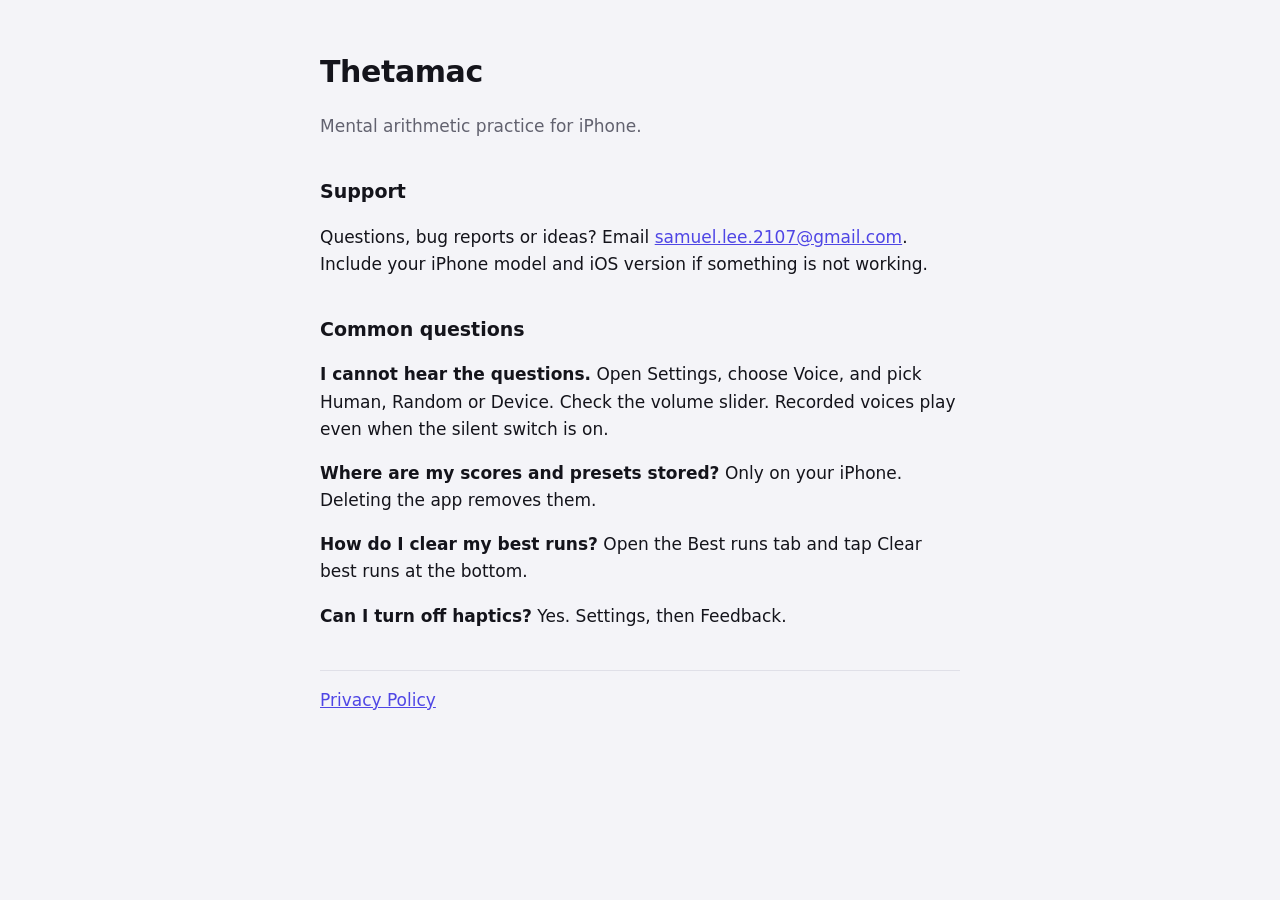
<file: site/index.html>
<!doctype html>
<html lang="en"><head><meta charset="utf-8"><meta name="viewport" content="width=device-width,initial-scale=1">
<title>Thetamac Support</title><link rel="stylesheet" href="style.css"></head>
<body><main>
<h1>Thetamac</h1>
<p class="muted">Mental arithmetic practice for iPhone.</p>

<h2>Support</h2>
<p>Questions, bug reports or ideas? Email <a href="mailto:samuel.lee.2107@gmail.com">samuel.lee.2107@gmail.com</a>. Include your iPhone model and iOS version if something is not working.</p>

<h2>Common questions</h2>
<p><strong>I cannot hear the questions.</strong> Open Settings, choose Voice, and pick Human, Random or Device. Check the volume slider. Recorded voices play even when the silent switch is on.</p>
<p><strong>Where are my scores and presets stored?</strong> Only on your iPhone. Deleting the app removes them.</p>
<p><strong>How do I clear my best runs?</strong> Open the Best runs tab and tap Clear best runs at the bottom.</p>
<p><strong>Can I turn off haptics?</strong> Yes. Settings, then Feedback.</p>

<nav><a href="privacy.html">Privacy Policy</a></nav>
</main></body></html>
</file>
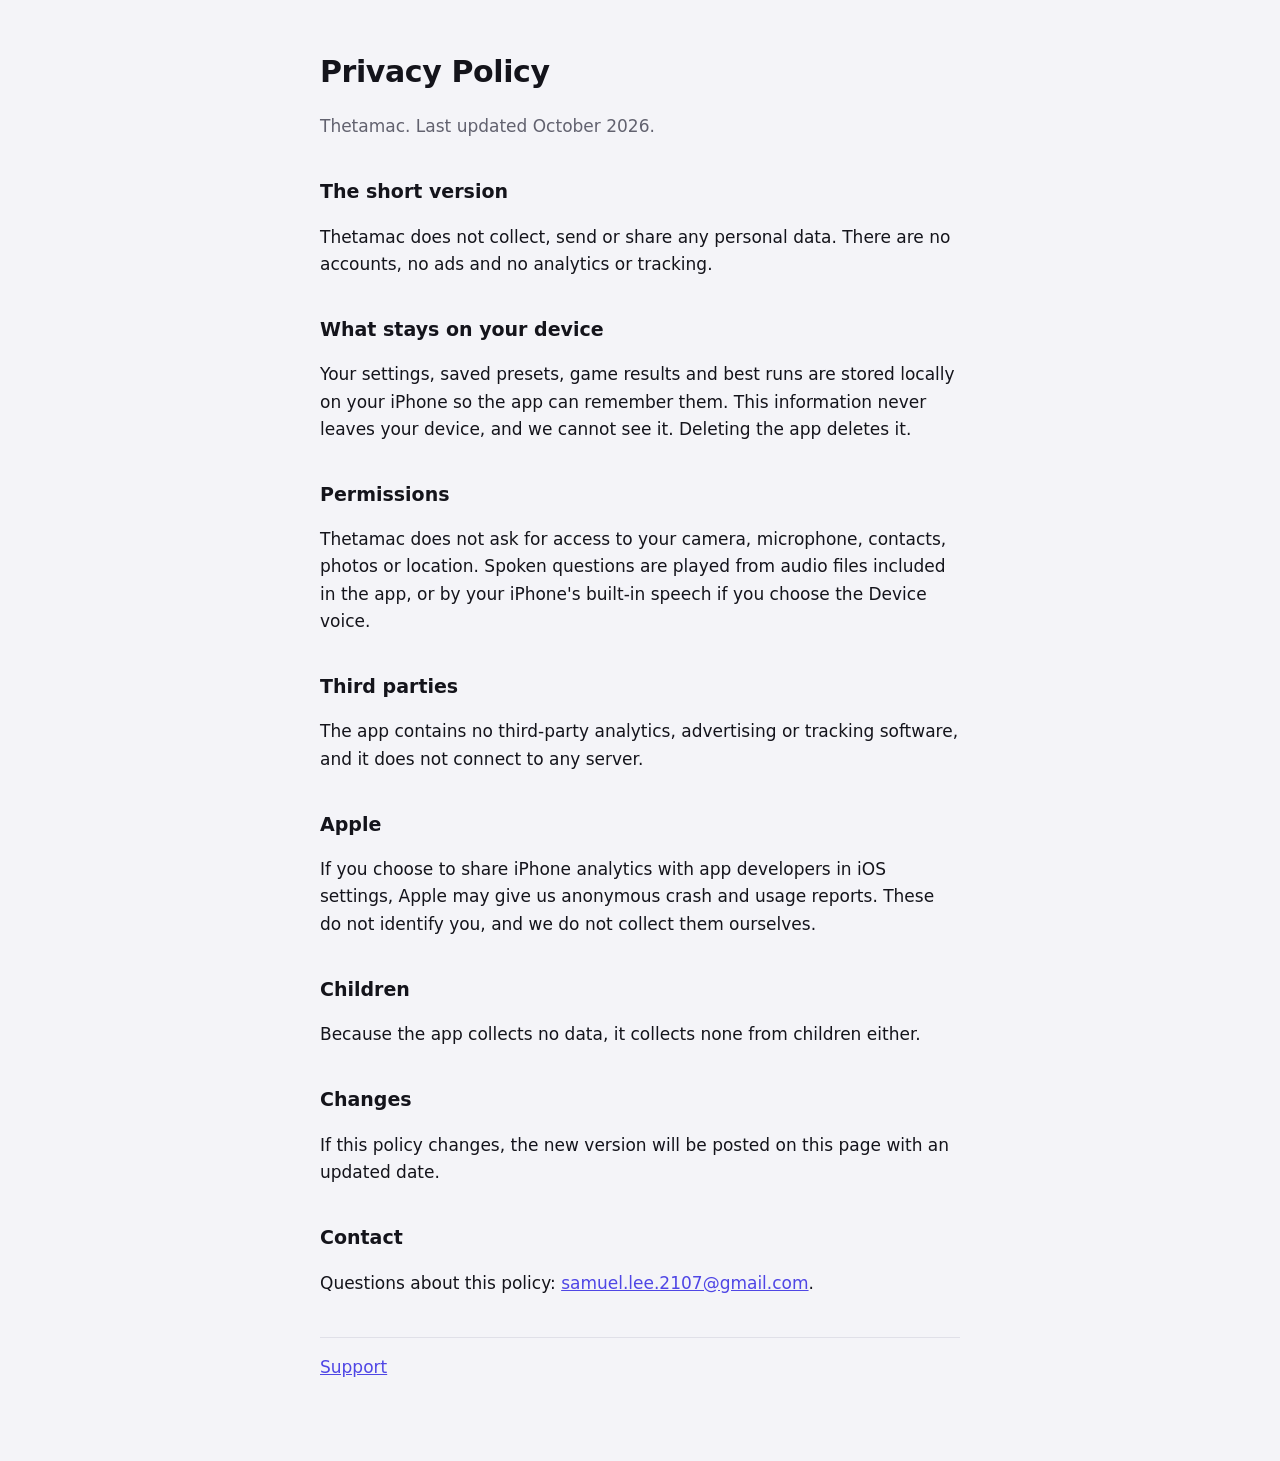
<file: site/privacy.html>
<!doctype html>
<html lang="en"><head><meta charset="utf-8"><meta name="viewport" content="width=device-width,initial-scale=1">
<title>Thetamac Privacy Policy</title><link rel="stylesheet" href="style.css"></head>
<body><main>
<h1>Privacy Policy</h1>
<p class="muted">Thetamac. Last updated October 2026.</p>

<h2>The short version</h2>
<p>Thetamac does not collect, send or share any personal data. There are no accounts, no ads and no analytics or tracking.</p>

<h2>What stays on your device</h2>
<p>Your settings, saved presets, game results and best runs are stored locally on your iPhone so the app can remember them. This information never leaves your device, and we cannot see it. Deleting the app deletes it.</p>

<h2>Permissions</h2>
<p>Thetamac does not ask for access to your camera, microphone, contacts, photos or location. Spoken questions are played from audio files included in the app, or by your iPhone's built-in speech if you choose the Device voice.</p>

<h2>Third parties</h2>
<p>The app contains no third-party analytics, advertising or tracking software, and it does not connect to any server.</p>

<h2>Apple</h2>
<p>If you choose to share iPhone analytics with app developers in iOS settings, Apple may give us anonymous crash and usage reports. These do not identify you, and we do not collect them ourselves.</p>

<h2>Children</h2>
<p>Because the app collects no data, it collects none from children either.</p>

<h2>Changes</h2>
<p>If this policy changes, the new version will be posted on this page with an updated date.</p>

<h2>Contact</h2>
<p>Questions about this policy: <a href="mailto:samuel.lee.2107@gmail.com">samuel.lee.2107@gmail.com</a>.</p>

<nav><a href="index.html">Support</a></nav>
</main></body></html>
</file>
<file: site/style.css>
:root{--bg:#f4f4f8;--fg:#14141b;--muted:#62626f;--accent:#4f46e5;--line:#e0e0e8}
@media (prefers-color-scheme:dark){:root{--bg:#0b0b10;--fg:#f3f3f8;--muted:#a0a0ae;--accent:#8f96ff;--line:#2a2a35}}
body{margin:0;background:var(--bg);color:var(--fg);font:17px/1.6 -apple-system,system-ui,"Segoe UI",sans-serif}
main{max-width:640px;margin:0 auto;padding:48px 20px 80px}
h1{font-size:30px;letter-spacing:-.4px;margin:0 0 4px}
h2{font-size:19px;margin:36px 0 6px}
p,li{color:var(--fg)}
.muted{color:var(--muted)}
a{color:var(--accent)}
nav{margin-top:40px;padding-top:16px;border-top:1px solid var(--line)}
</file>
